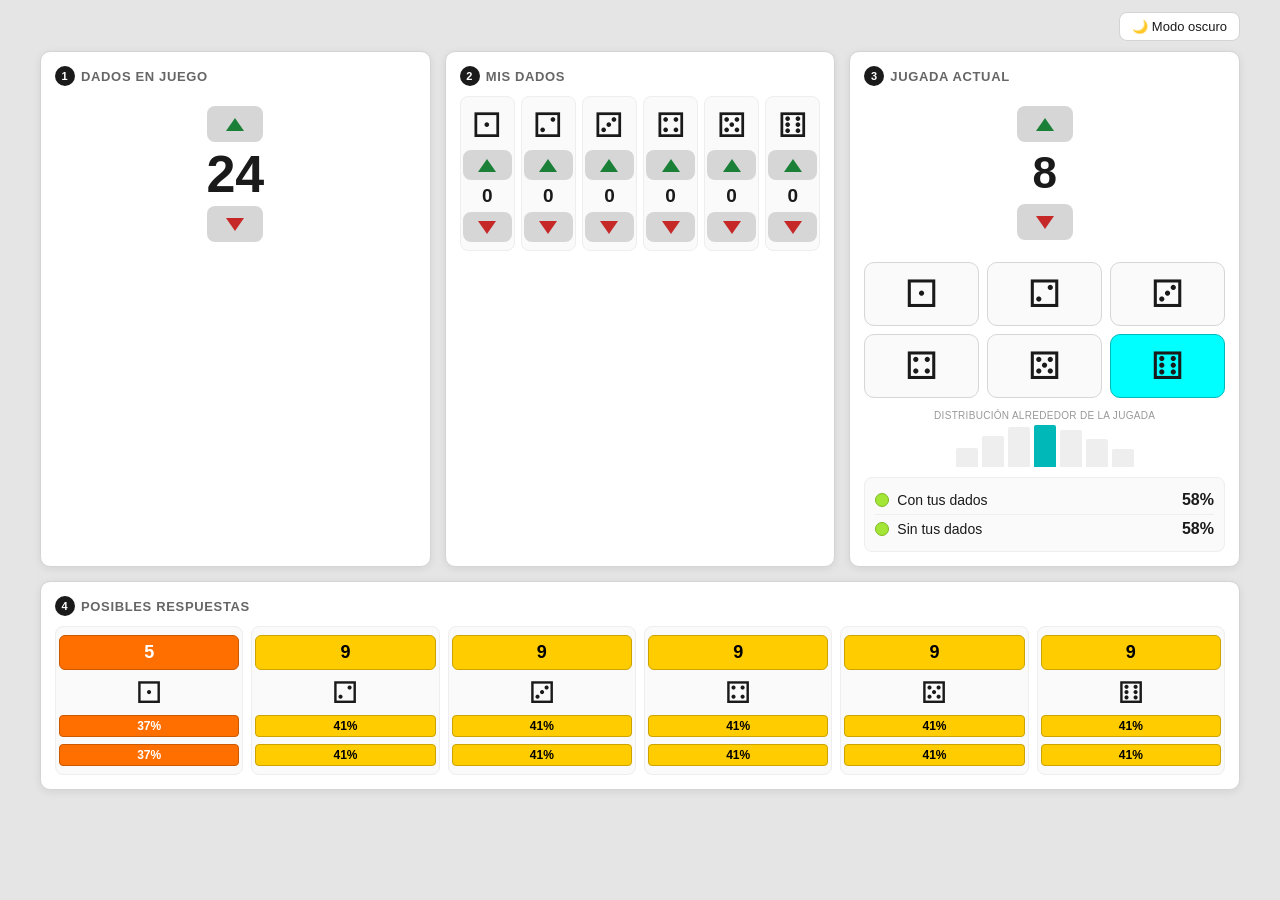
<file: index.html>
<!DOCTYPE html>
<html lang="es">
<head>
<meta charset="UTF-8">
<meta name="viewport" content="width=device-width, initial-scale=1.0, maximum-scale=1.0, user-scalable=no">
<title>Calculadora de Probabilidades - Dudo</title>
<link rel="stylesheet" href="styles.css">
</head>
<body>

<div class="top-bar">
  <button id="themeToggle" class="theme-toggle" aria-pressed="false">🌙 Modo oscuro</button>
</div>

<div class="main-container">

  <div class="top-row">

    <!-- Panel 1: Dados en juego -->
    <div class="panel">
      <div class="panel-title"><span class="panel-num">1</span> Dados en juego</div>
      <div class="total-dice-control">
        <button class="arrow-btn" id="totalUp" aria-label="Aumentar el total de dados en juego">
          <span class="arrow-icon up" aria-hidden="true"></span>
        </button>
        <div class="total-number" id="totalDiceDisplay" aria-live="polite">24</div>
        <button class="arrow-btn" id="totalDown" aria-label="Disminuir el total de dados en juego">
          <span class="arrow-icon down" aria-hidden="true"></span>
        </button>
      </div>
    </div>

    <!-- Panel 2: Mis dados -->
    <div class="panel">
      <div class="panel-title"><span class="panel-num">2</span> Mis dados</div>
      <div class="mydice-grid" id="myDiceGrid"></div>
    </div>

    <!-- Panel 3: Jugada actual -->
    <div class="panel">
      <div class="panel-title"><span class="panel-num">3</span> Jugada actual</div>
      <div class="current-play-control">
        <button class="arrow-btn" id="qtyUp" aria-label="Aumentar la cantidad de la jugada actual">
          <span class="arrow-icon up" aria-hidden="true"></span>
        </button>
        <div class="current-qty" id="currentQtyDisplay" aria-live="polite">8</div>
        <button class="arrow-btn" id="qtyDown" aria-label="Disminuir la cantidad de la jugada actual">
          <span class="arrow-icon down" aria-hidden="true"></span>
        </button>
      </div>
      <div class="face-selector" id="faceSelector"></div>

      <div class="dist-chart-wrapper">
        <div class="dist-chart-label">Distribución alrededor de la jugada</div>
        <div class="dist-chart" id="distChart"></div>
      </div>

      <div class="results-box" aria-live="polite">
        <div class="result-row">
          <span class="label"><span class="status-dot" id="dotCon"></span> Con tus dados</span>
          <span class="result-pct" id="pctCon">0%</span>
        </div>
        <div class="result-row">
          <span class="label"><span class="status-dot" id="dotSin"></span> Sin tus dados</span>
          <span class="result-pct" id="pctSin">0%</span>
        </div>
      </div>
    </div>

  </div>

  <!-- Panel 4: Posibles respuestas -->
  <div class="panel panel-full">
    <div class="panel-title"><span class="panel-num">4</span> Posibles respuestas</div>
    <div class="responses-grid" id="responsesGrid"></div>
  </div>

</div>

<script src="js/probabilidad.js"></script>
<script src="js/reglas.js"></script>
<script src="js/interfaz.js"></script>
<script src="js/main.js"></script>
</body>
</html>
</file>
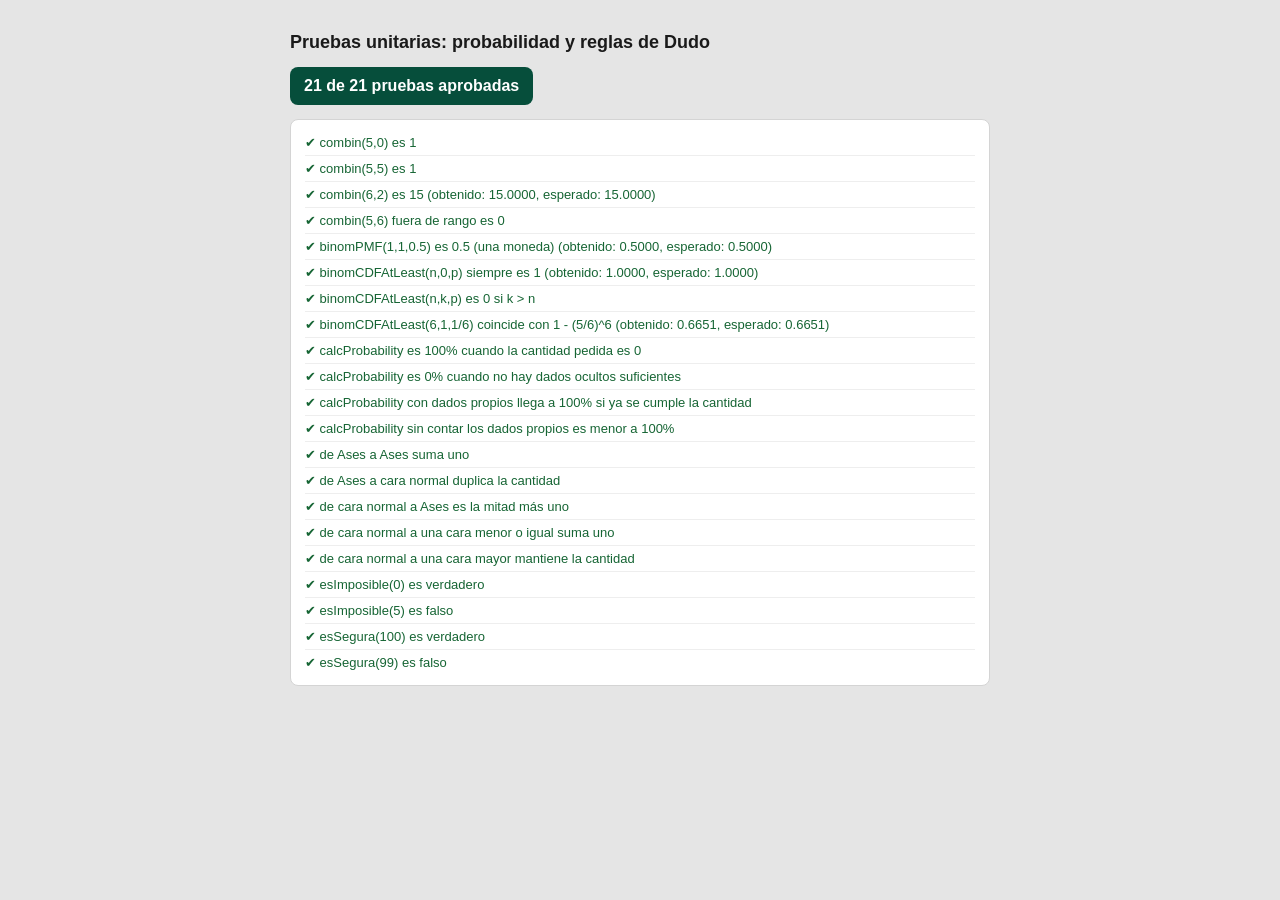
<file: pruebas.html>
<!DOCTYPE html>
<html lang="es">
<head>
<meta charset="UTF-8">
<meta name="viewport" content="width=device-width, initial-scale=1.0">
<title>Pruebas - Calculadora de Dudo</title>
<style>
  body {
    font-family: -apple-system, BlinkMacSystemFont, "Segoe UI", Roboto, Arial, sans-serif;
    background: #e5e5e5;
    color: #1a1a1a;
    padding: 20px;
    max-width: 700px;
    margin: 0 auto;
  }
  h1 { font-size: 18px; margin-bottom: 14px; }
  #resumen {
    font-weight: 800;
    padding: 10px 14px;
    border-radius: 8px;
    margin-bottom: 14px;
    display: inline-block;
  }
  .resumen-ok { background: #064e3b; color: #fff; }
  .resumen-error { background: #90000b; color: #fff; }
  #resultados {
    background: #fff;
    border: 1px solid #d4d4d4;
    border-radius: 8px;
    padding: 10px 14px;
  }
  .fila-prueba {
    padding: 5px 0;
    font-size: 13px;
    border-bottom: 1px solid #eee;
  }
  .fila-prueba:last-child { border-bottom: none; }
  .fila-prueba.ok { color: #166534; }
  .fila-prueba.error { color: #90000b; font-weight: 700; }
</style>
</head>
<body>
  <h1>Pruebas unitarias: probabilidad y reglas de Dudo</h1>
  <div id="resumen">Ejecutando pruebas…</div>
  <div id="resultados"></div>

  <script src="js/probabilidad.js"></script>
  <script src="js/reglas.js"></script>
  <script src="js/pruebas.js"></script>
</body>
</html>
</file>
<file: styles.css>
:root {
  --bg: #e5e5e5;
  --panel-bg: #ffffff;
  --panel-border: #d4d4d4;
  --panel-shadow: rgba(0, 0, 0, 0.08);
  --text: #1a1a1a;
  --text-muted: #666;
  --text-faint: #999;
  --cell-bg: #fafafa;
  --cell-border: #eeeeee;
  --arrow-bg: #d6d6d6;
  --arrow-bg-active: #c2c2c2;
  --arrow-up-color: #1a7f37;
  --arrow-down-color: #c62828;
}

.dark-mode {
  --bg: #121212;
  --panel-bg: #1e1e1e;
  --panel-border: #333333;
  --panel-shadow: rgba(0, 0, 0, 0.5);
  --text: #f0f0f0;
  --text-muted: #b0b0b0;
  --text-faint: #888888;
  --cell-bg: #2a2a2a;
  --cell-border: #3a3a3a;
  --arrow-bg: #4a4a4a;
  --arrow-bg-active: #5a5a5a;
  --arrow-up-color: #4ade80;
  --arrow-down-color: #f87171;
}

* { box-sizing: border-box; margin: 0; padding: 0; }
html, body {
  background: var(--bg);
  font-family: -apple-system, BlinkMacSystemFont, "Segoe UI", Roboto, Arial, sans-serif;
  color: var(--text);
  width: 100%;
  height: 100%;
  transition: background-color 0.25s ease, color 0.25s ease;
}
body { padding: 12px; }

/* Botón de modo oscuro */
.top-bar {
  max-width: 1200px;
  margin: 0 auto 10px auto;
  display: flex;
  justify-content: flex-end;
}
.theme-toggle {
  background: var(--panel-bg);
  color: var(--text);
  border: 1px solid var(--panel-border);
  border-radius: 8px;
  padding: 6px 12px;
  font-size: 13px;
  cursor: pointer;
  transition: background-color 0.25s ease, color 0.25s ease;
}
.theme-toggle:focus-visible {
  outline: 2px solid #00b8b8;
  outline-offset: 2px;
}

/* Contenedor general: la fila superior y el panel inferior
   comparten exactamente el mismo ancho */
.main-container {
  display: flex;
  flex-direction: column;
  gap: 14px;
  max-width: 1200px;
  margin: 0 auto;
}

.top-row {
  display: grid;
  grid-template-columns: repeat(3, 1fr);
  gap: 14px;
}

@media (max-width: 900px) {
  .top-row { grid-template-columns: repeat(2, 1fr); }
}
@media (max-width: 600px) {
  .top-row { grid-template-columns: 1fr; }
}

.panel {
  background: var(--panel-bg);
  border: 1px solid var(--panel-border);
  border-radius: 10px;
  box-shadow: 0 2px 8px var(--panel-shadow);
  padding: 14px;
  transition: background-color 0.25s ease, border-color 0.25s ease;
}

.panel-title {
  font-size: 13px;
  font-weight: 700;
  text-transform: uppercase;
  letter-spacing: 0.05em;
  color: var(--text-muted);
  margin-bottom: 10px;
  display: flex;
  align-items: center;
  gap: 6px;
}
.panel-num {
  background: var(--text);
  color: var(--panel-bg);
  width: 20px;
  height: 20px;
  border-radius: 50%;
  display: inline-flex;
  align-items: center;
  justify-content: center;
  font-size: 11px;
  transition: background-color 0.25s ease, color 0.25s ease;
}

/* Foco visible para accesibilidad de teclado */
.arrow-btn:focus-visible,
.mini-btn:focus-visible,
.face-option:focus-visible,
.qty-btn:focus-visible {
  outline: 2px solid #00b8b8;
  outline-offset: 2px;
}

/* Flechas gruesas de subir/bajar, con relleno verde o rojo,
   sobre un botón de fondo gris. Se dibujan como triángulos CSS
   para que el grosor no dependa de la fuente del dispositivo. */
.arrow-icon {
  width: 0;
  height: 0;
  display: inline-block;
}
.arrow-icon.up {
  border-left: 9px solid transparent;
  border-right: 9px solid transparent;
  border-bottom: 13px solid var(--arrow-up-color);
}
.arrow-icon.down {
  border-left: 9px solid transparent;
  border-right: 9px solid transparent;
  border-top: 13px solid var(--arrow-down-color);
}
.arrow-icon.small.up { border-left-width: 7px; border-right-width: 7px; border-bottom-width: 10px; }
.arrow-icon.small.down { border-left-width: 7px; border-right-width: 7px; border-top-width: 10px; }

/* Panel 1 y Panel 3: botones grandes de subir/bajar */
.total-dice-control, .current-play-control {
  display: flex;
  flex-direction: column;
  align-items: center;
  justify-content: center;
  gap: 6px;
  padding: 10px 0;
}
.arrow-btn {
  background: var(--arrow-bg);
  border: none;
  border-radius: 8px;
  width: 56px;
  height: 36px;
  cursor: pointer;
  display: flex;
  align-items: center;
  justify-content: center;
  -webkit-tap-highlight-color: transparent;
  transition: background-color 0.15s ease;
}
.arrow-btn:active { background: var(--arrow-bg-active); }
.total-number {
  font-size: 52px;
  font-weight: 800;
  color: var(--text);
  line-height: 1;
}
.current-qty {
  font-size: 44px;
  font-weight: 800;
}

/* Panel 2: Mis dados */
.mydice-grid {
  display: grid;
  grid-template-columns: repeat(6, 1fr);
  gap: 6px;
}
.mydice-col {
  display: flex;
  flex-direction: column;
  align-items: center;
  gap: 5px;
  padding: 8px 2px;
  background: var(--cell-bg);
  border-radius: 8px;
  border: 1px solid var(--cell-border);
  transition: background-color 0.25s ease, border-color 0.25s ease;
}
.die-icon { font-size: 34px; }
.mydice-count {
  font-size: 19px;
  font-weight: 700;
  min-height: 22px;
}
/* Los botones de subir/bajar de "Mis dados" ahora comparten la
   clase .arrow-btn (mismo fondo gris, radio de borde y flecha que
   "Dados en juego" y "Jugada actual"); aquí solo se ajusta su ancho
   y alto para que quepan dentro de cada columna angosta */
.mini-btn {
  width: 100%;
  height: 30px;
}

/* Panel 3: selector de cara en dos filas de tres columnas, dados grandes */
.face-selector {
  display: grid;
  grid-template-columns: repeat(3, 1fr);
  grid-template-rows: repeat(2, 1fr);
  gap: 8px;
  margin: 12px 0;
}
.face-option {
  font-size: 38px;
  height: 64px;
  display: flex;
  align-items: center;
  justify-content: center;
  border: 1px solid var(--arrow-bg);
  border-radius: 10px;
  background: var(--cell-bg);
  cursor: pointer;
  -webkit-tap-highlight-color: transparent;
  transition: background-color 0.15s ease, border-color 0.15s ease;
}
.face-option.selected {
  background: #00ffff;
  border-color: #00b8b8;
}

/* Mini gráfico de distribución */
.dist-chart-wrapper { margin-bottom: 10px; }
.dist-chart-label {
  font-size: 10px;
  text-transform: uppercase;
  letter-spacing: 0.03em;
  color: var(--text-faint);
  text-align: center;
  margin-bottom: 4px;
}
.dist-chart {
  display: flex;
  align-items: flex-end;
  justify-content: center;
  gap: 4px;
  height: 42px;
  padding: 0 4px;
}
.dist-bar {
  flex: 1;
  max-width: 22px;
  min-height: 2px;
  background: var(--cell-border);
  border-radius: 2px 2px 0 0;
  transition: height 0.2s ease, background-color 0.2s ease;
}
.dist-bar.current {
  background: #00b8b8;
}

.results-box {
  border: 1px solid var(--cell-border);
  border-radius: 8px;
  padding: 8px 10px;
  background: var(--cell-bg);
  transition: background-color 0.25s ease, border-color 0.25s ease;
}
.result-row {
  display: flex;
  align-items: center;
  justify-content: space-between;
  padding: 5px 0;
  font-size: 14px;
}
.result-row + .result-row {
  border-top: 1px solid var(--cell-border);
}
.result-row .label { display: flex; align-items: center; gap: 8px; }
.status-dot {
  width: 14px;
  height: 14px;
  border-radius: 50%;
  display: inline-block;
  flex-shrink: 0;
  transition: background-color 0.2s ease;
}
.result-pct {
  font-weight: 800;
  font-size: 16px;
  display: inline-flex;
  align-items: center;
  gap: 6px;
}

/* Insignias de casos límite (imposible / segura) */
.badge {
  font-size: 10px;
  font-weight: 700;
  text-transform: uppercase;
  letter-spacing: 0.03em;
  padding: 2px 6px;
  border-radius: 10px;
  background: var(--text);
  color: var(--panel-bg);
}

/* Panel 4: Posibles respuestas */
.responses-grid {
  display: grid;
  grid-template-columns: repeat(6, 1fr);
  gap: 8px;
}
.response-cell {
  display: flex;
  flex-direction: column;
  align-items: center;
  gap: 5px;
  background: var(--cell-bg);
  border: 1px solid var(--cell-border);
  border-radius: 8px;
  padding: 8px 3px;
  transition: background-color 0.25s ease, border-color 0.25s ease;
}
.qty-btn {
  border: none;
  border-radius: 6px;
  font-size: 18px;
  font-weight: 800;
  width: 100%;
  padding: 6px 0;
  cursor: pointer;
  -webkit-tap-highlight-color: transparent;
  transition: background-color 0.2s ease, color 0.2s ease;
}
.qty-btn:active { filter: brightness(0.92); }
.resp-die-icon { font-size: 30px; }
.prob-row {
  width: 100%;
  text-align: center;
  font-size: 12px;
  font-weight: 700;
  border-radius: 4px;
  padding: 3px 0;
  transition: background-color 0.2s ease, color 0.2s ease;
}
.prob-row + .prob-row {
  margin-top: 2px;
}

/* Sistema de riesgo de 9 colores. Se agrega un borde sutil en cada
   clase para reforzar el contraste de borde contra fondos claros u
   oscuros, además del contraste de texto ya verificado (AA o superior) */
.risk-0-10   { background: #580007; color: #ffffff; border: 1px solid #3a0005; }
.risk-10-20  { background: #90000b; color: #ffffff; border: 1px solid #660008; }
.risk-20-30  { background: #d00014; color: #ffffff; border: 1px solid #99000e; }
.risk-30-40  { background: #ff6f00; color: #ffffff; border: 1px solid #cc5900; }
.risk-40-50  { background: #ffcc00; color: #000000; border: 1px solid #cca300; }
.risk-50-60  { background: #a3e635; color: #000000; border: 1px solid #7fb823; }
.risk-60-70  { background: #22c55e; color: #ffffff; border: 1px solid #1a9c49; }
.risk-70-80  { background: #166534; color: #ffffff; border: 1px solid #0f4a26; }
.risk-80-100 { background: #064e3b; color: #ffffff; border: 1px solid #033227; }

@media (max-height: 450px) and (orientation: landscape) {
  body { padding: 6px; }
  .main-container { gap: 8px; }
  .top-row { gap: 8px; }
  .panel { padding: 8px; }
  .panel-title { font-size: 11px; margin-bottom: 6px; }
  .panel-num { width: 16px; height: 16px; font-size: 9px; }
  .total-number { font-size: 34px; }
  .arrow-btn { width: 44px; height: 28px; }
  .arrow-icon.up { border-left-width: 6px; border-right-width: 6px; border-bottom-width: 9px; }
  .arrow-icon.down { border-left-width: 6px; border-right-width: 6px; border-top-width: 9px; }
  .die-icon { font-size: 22px; }
  .mydice-count { font-size: 14px; min-height: 16px; }
  .current-qty { font-size: 30px; }
  .face-selector { gap: 5px; }
  .face-option { height: 40px; font-size: 24px; }
  .dist-chart { height: 26px; }
  .result-row { font-size: 11px; padding: 3px 0; }
  .result-pct { font-size: 13px; }
  .status-dot { width: 10px; height: 10px; }
  .qty-btn { font-size: 13px; padding: 3px 0; }
  .resp-die-icon { font-size: 18px; }
  .prob-row { font-size: 9px; }
  .badge { font-size: 8px; padding: 1px 4px; }
}

@media (prefers-reduced-motion: reduce) {
  * {
    transition-duration: 0.001ms !important;
  }
}
</file>
